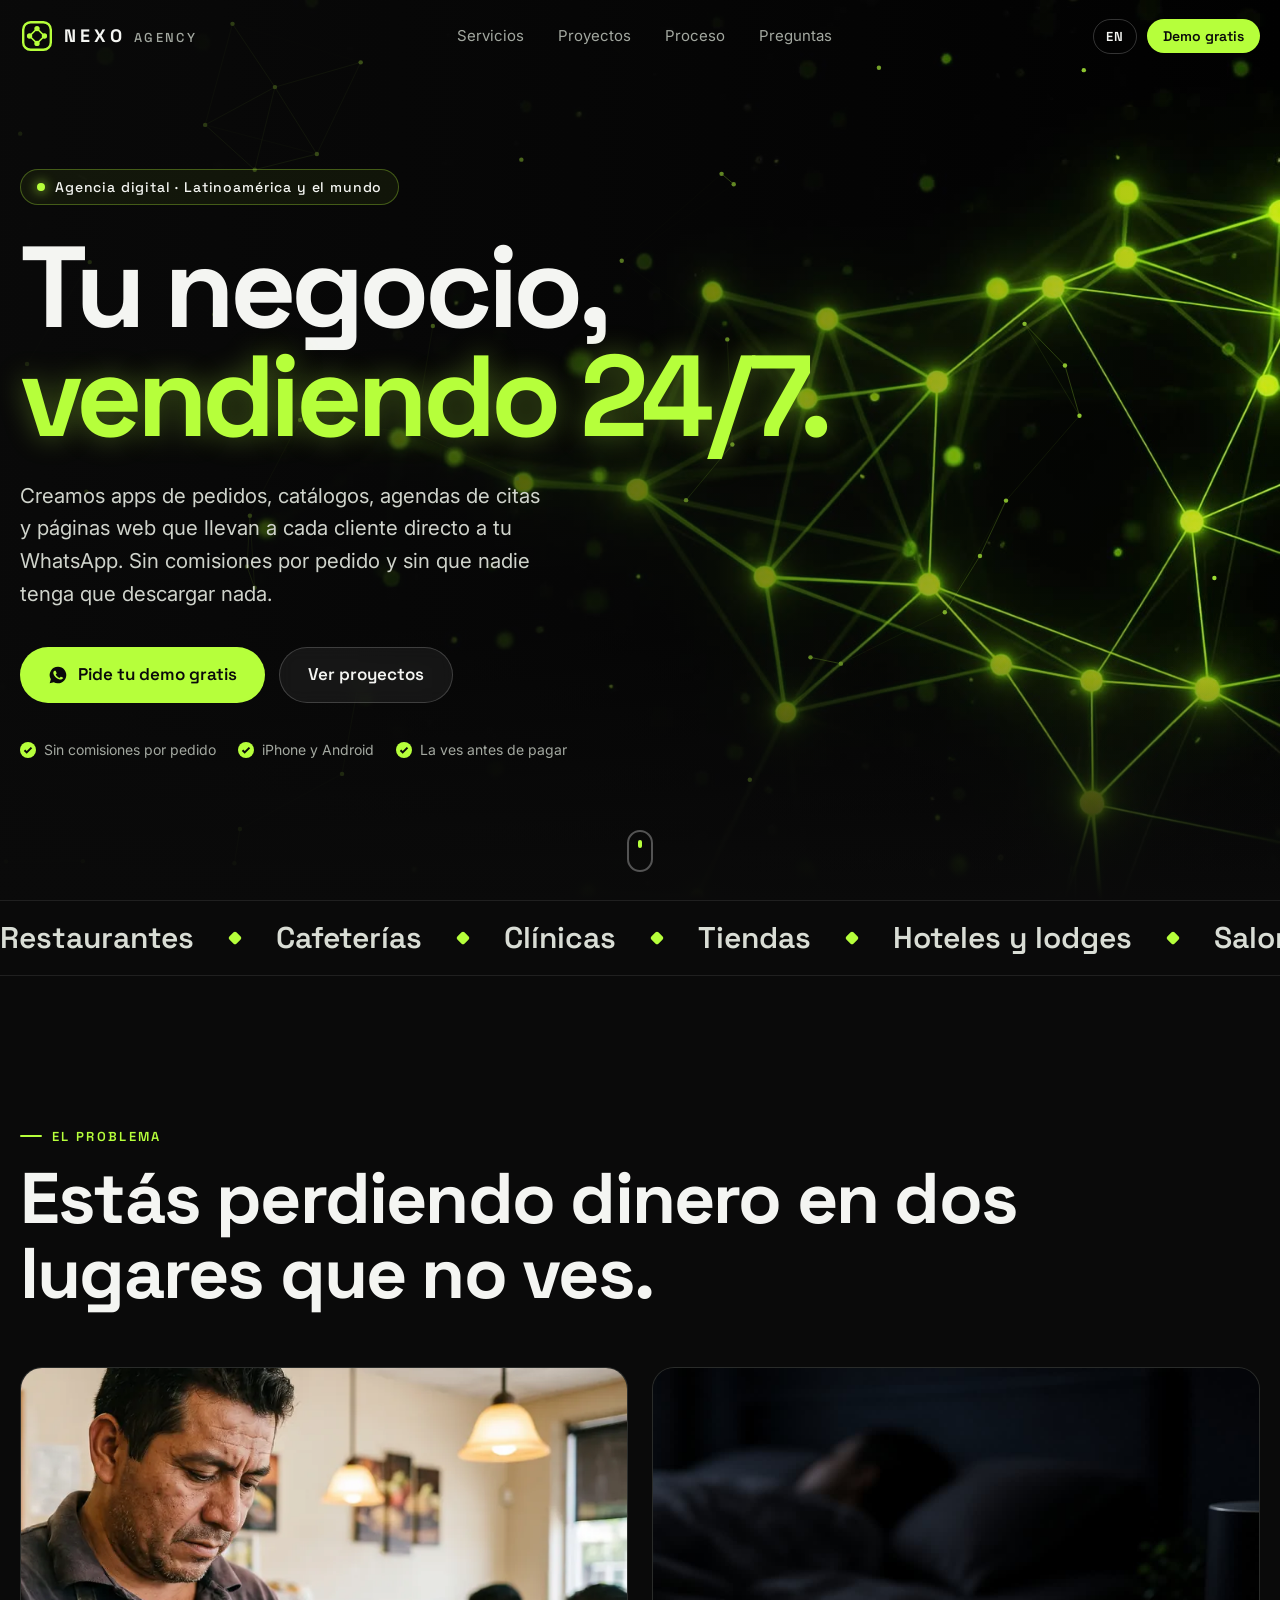
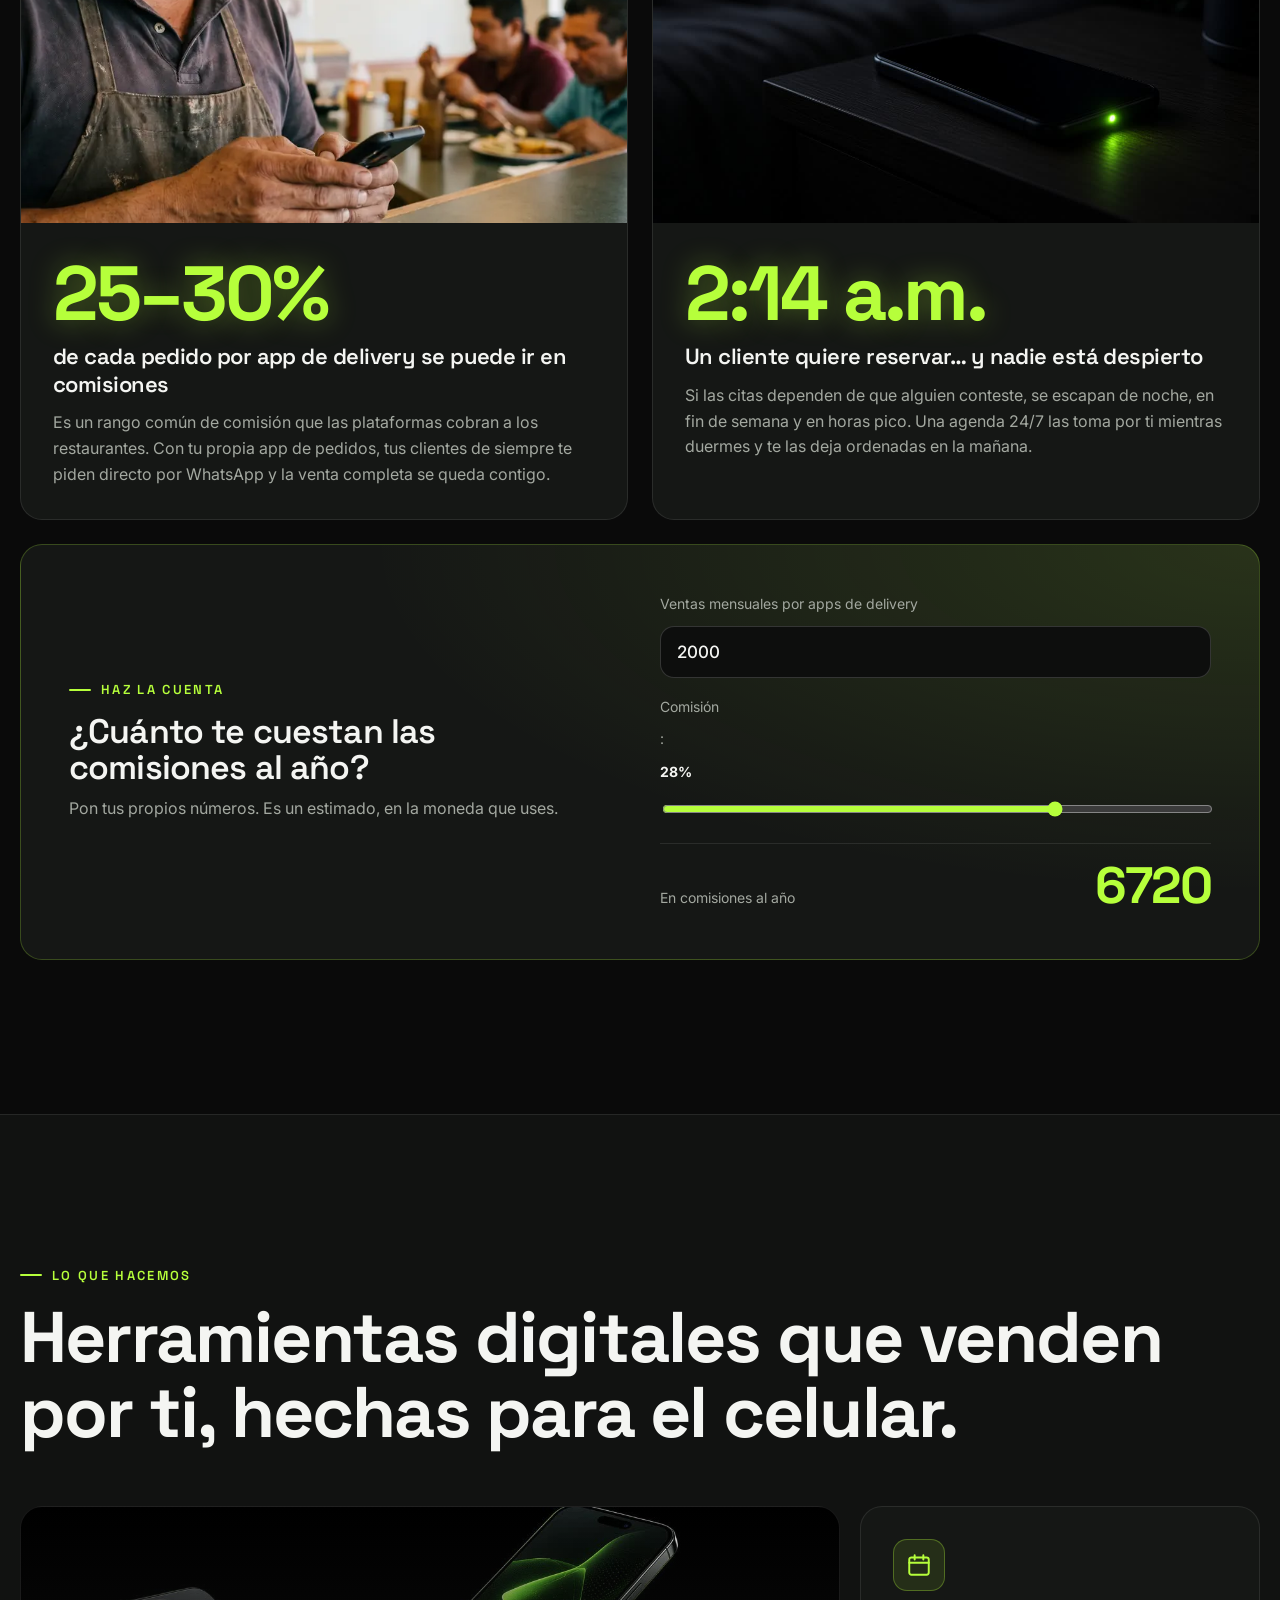
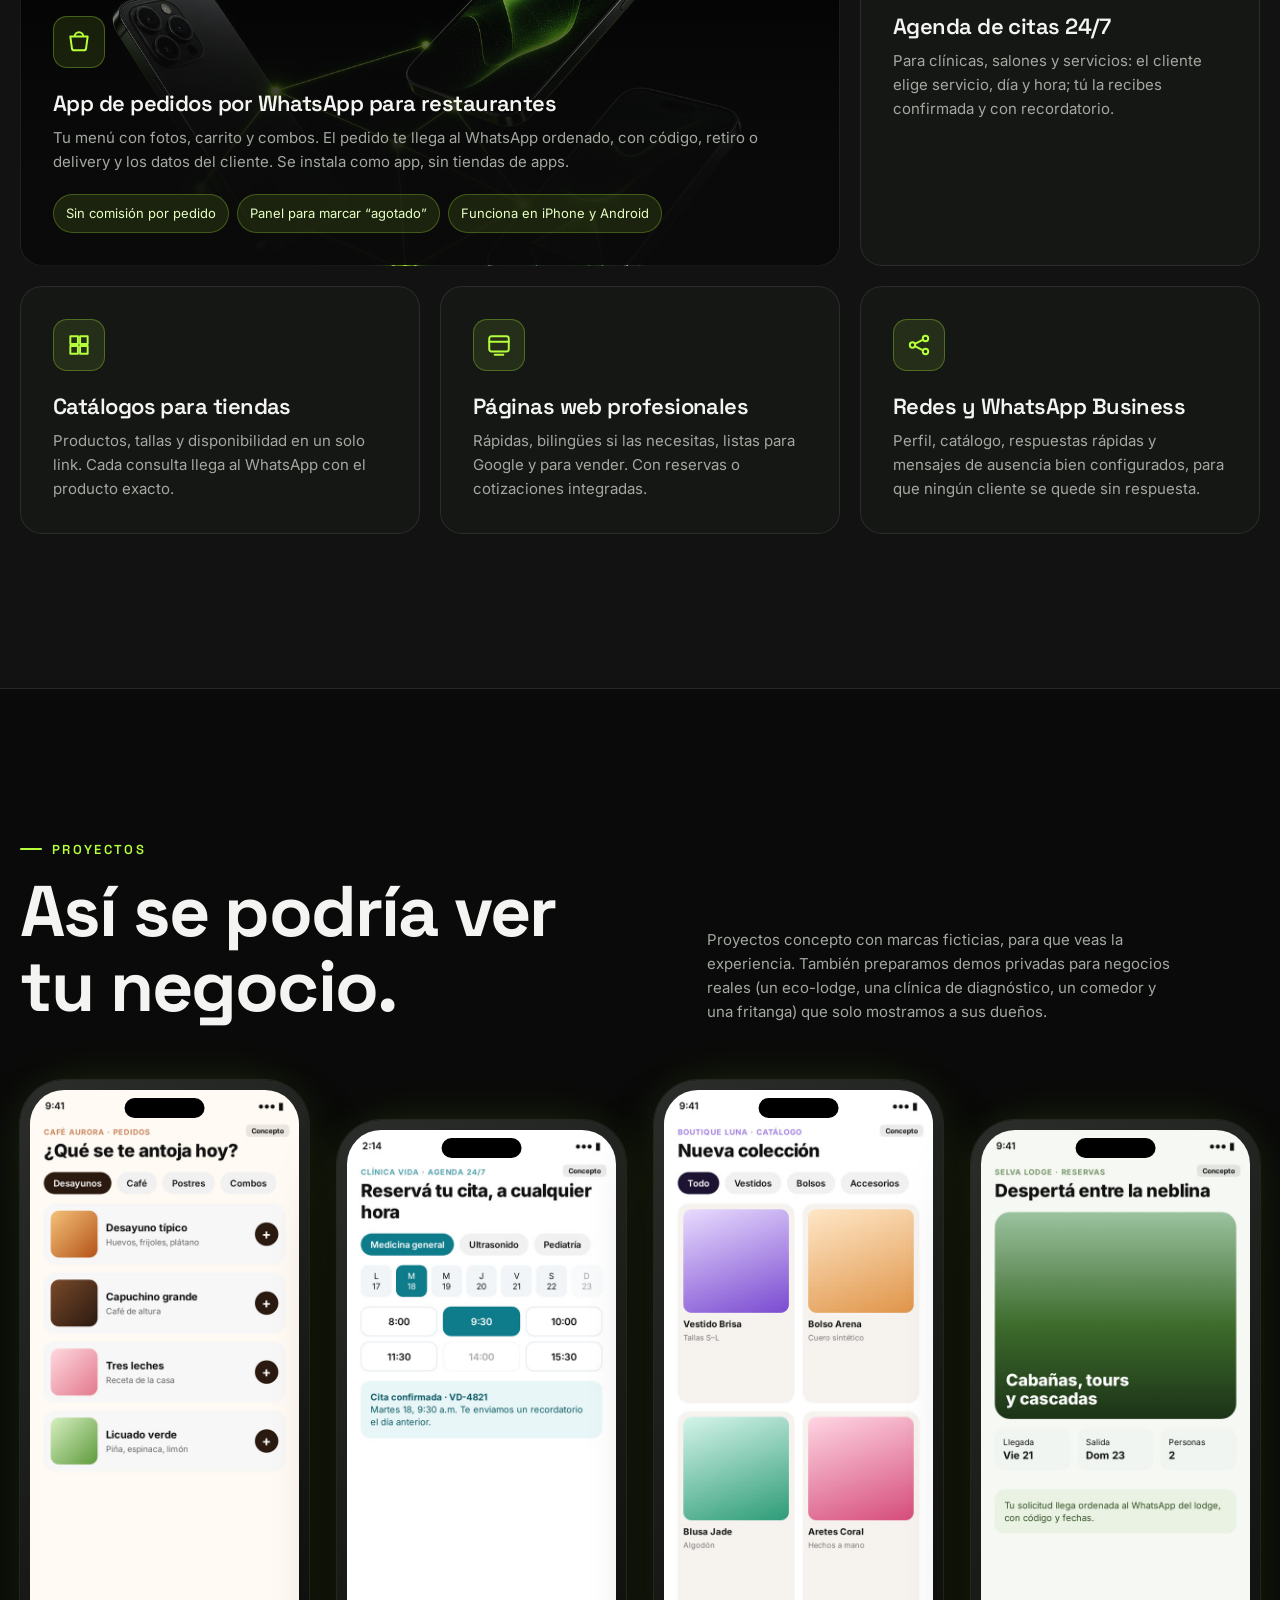
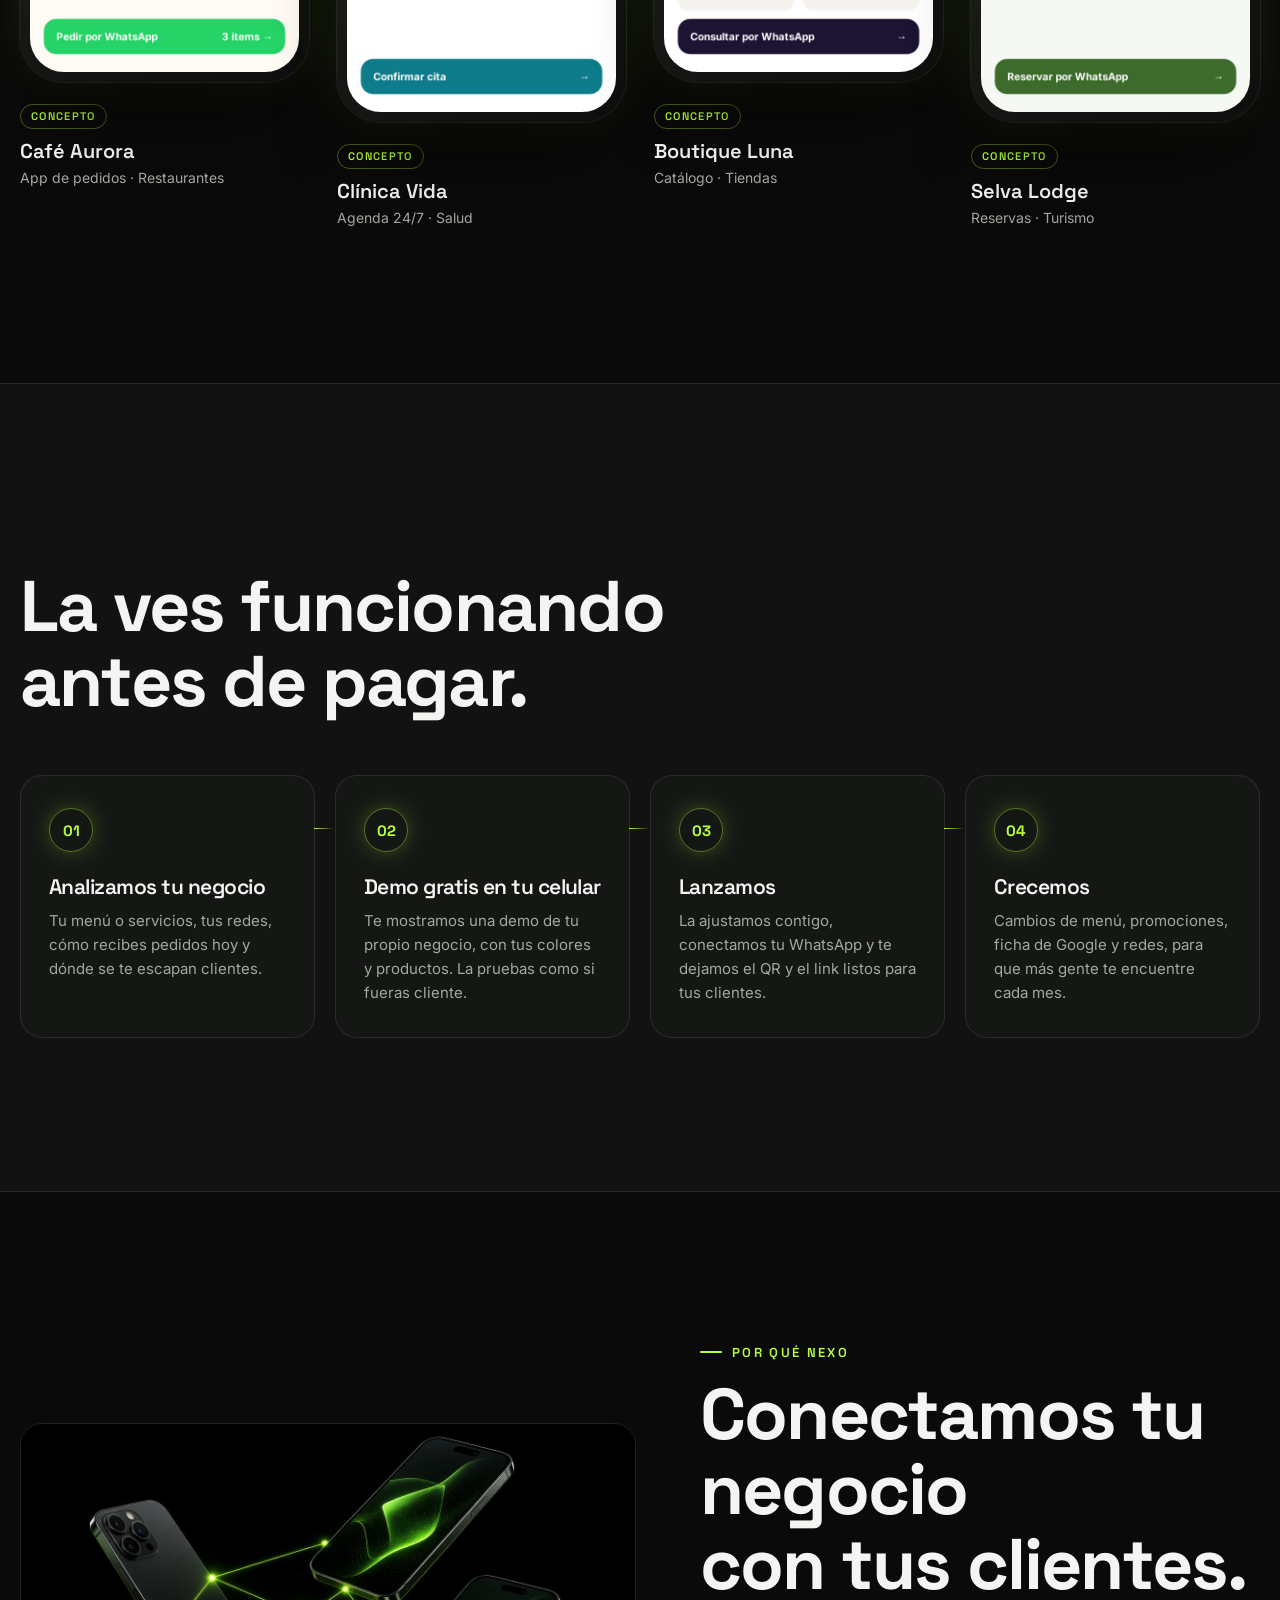
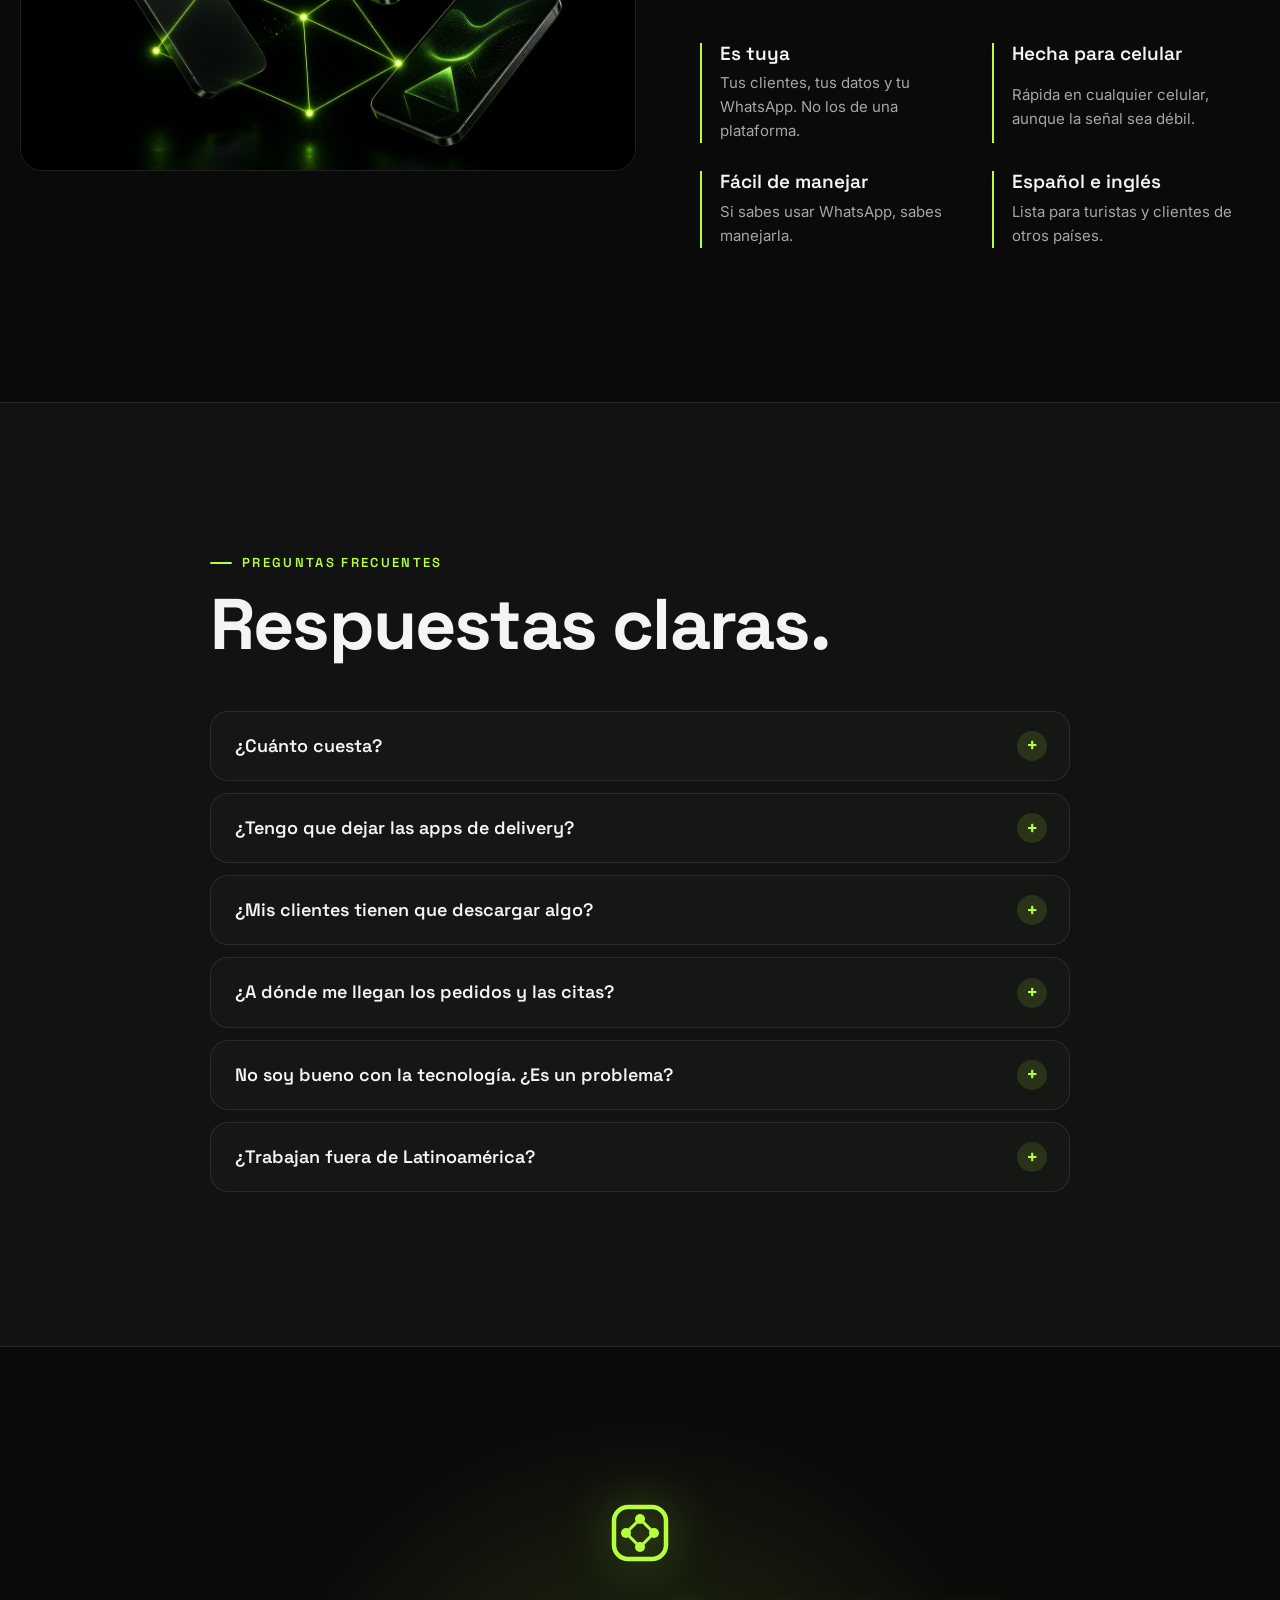
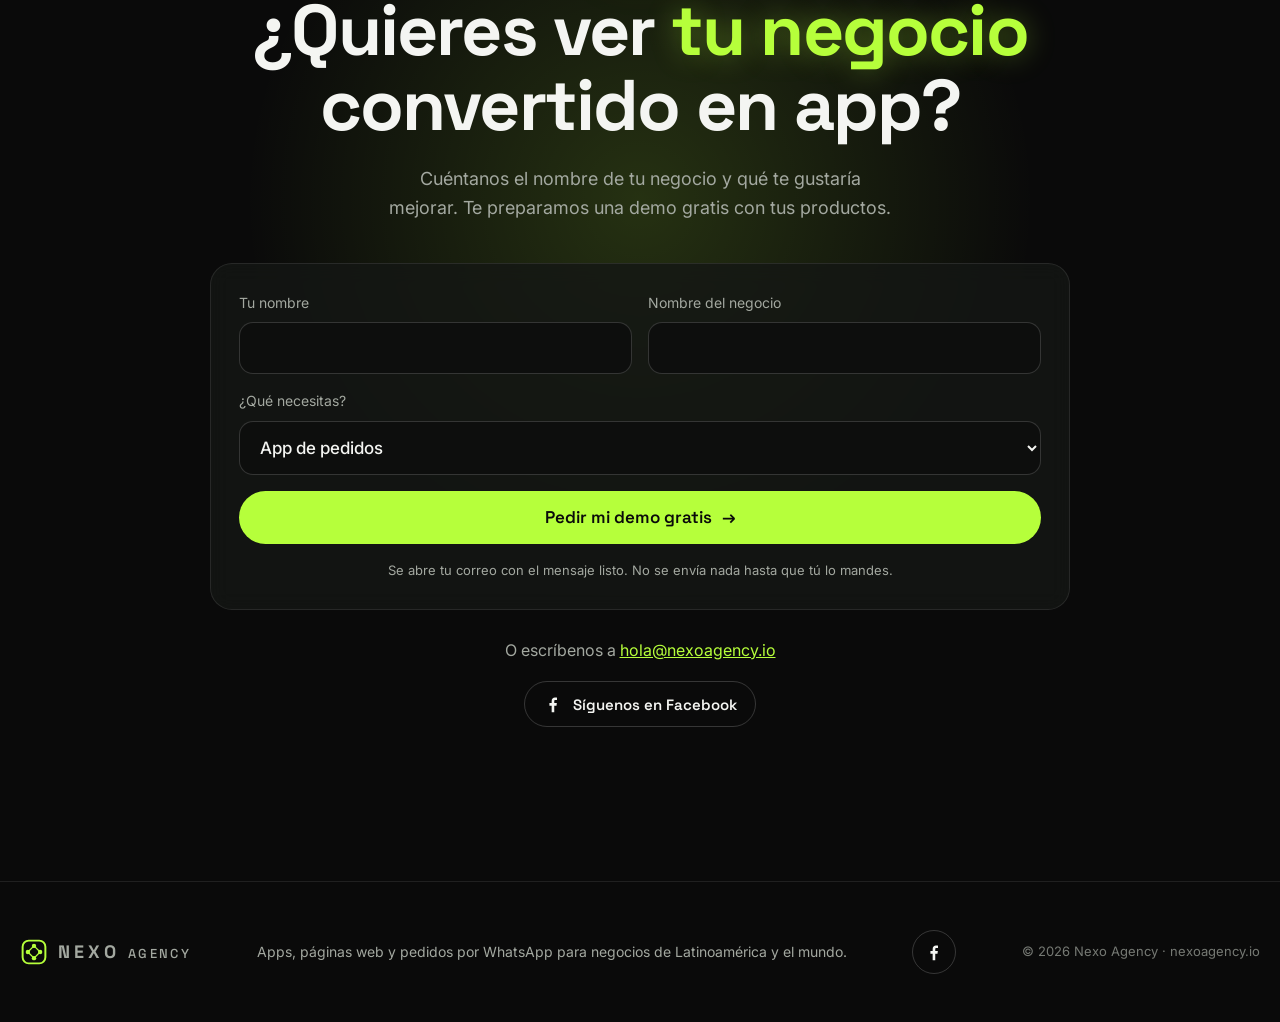
<file: index.html>
<!doctype html>
<html lang="es">
<head>
<meta charset="utf-8">
<meta name="viewport" content="width=device-width, initial-scale=1, viewport-fit=cover">
<title>Nexo Agency · Apps, páginas web y pedidos por WhatsApp para tu negocio</title>
<meta name="description" content="Nexo Agency crea apps de pedidos por WhatsApp, catálogos, agendas de citas 24/7 y páginas web profesionales para negocios de Latinoamérica y el mundo. Te mostramos una demo de tu propio negocio antes de pagar.">
<meta name="theme-color" content="#0A0A0A">
<link rel="canonical" href="https://chavalojodido-art.github.io/nexoagency/">
<meta property="og:type" content="website">
<meta property="og:site_name" content="Nexo Agency">
<meta property="og:title" content="Nexo Agency · Tu negocio vendiendo 24/7">
<meta property="og:description" content="Apps de pedidos por WhatsApp, agendas de citas 24/7 y páginas web profesionales. Demo de tu propio negocio antes de pagar.">
<meta property="og:url" content="https://chavalojodido-art.github.io/nexoagency/">
<meta property="og:image" content="https://chavalojodido-art.github.io/nexoagency/assets/og.jpg">
<meta property="og:image:width" content="1200"><meta property="og:image:height" content="630">
<meta property="og:locale" content="es_LA"><meta property="og:locale:alternate" content="en_US">
<meta name="twitter:card" content="summary_large_image">
<link rel="icon" href="favicon.svg" type="image/svg+xml">
<link rel="icon" href="assets/icons/icon-192.png" sizes="192x192" type="image/png">
<link rel="apple-touch-icon" href="assets/icons/apple-touch-icon.png">
<link rel="manifest" href="manifest.webmanifest">
<link rel="preconnect" href="https://fonts.googleapis.com"><link rel="preconnect" href="https://fonts.gstatic.com" crossorigin>
<link href="https://fonts.googleapis.com/css2?family=Inter:wght@400;500;600&family=Space+Grotesk:wght@500;600;700&display=swap" rel="stylesheet">
<link rel="preload" as="image" href="assets/media/hero-poster.jpg" media="(min-width: 768px)">
<link rel="preload" as="image" href="assets/media/hero-poster-movil.jpg" media="(max-width: 767px)">
<link rel="stylesheet" href="styles.css">
<script type="application/ld+json">
{"@context":"https://schema.org","@type":"ProfessionalService","name":"Nexo Agency","url":"https://chavalojodido-art.github.io/nexoagency/","logo":"https://chavalojodido-art.github.io/nexoagency/assets/icons/icon-512.png","image":"https://chavalojodido-art.github.io/nexoagency/assets/og.jpg","description":"Apps de pedidos por WhatsApp, catálogos, agendas de citas 24/7 y páginas web profesionales para negocios.","areaServed":["Latinoamérica","Worldwide"],"email":"hola@nexoagency.io","knowsLanguage":["es","en"],"sameAs":["https://www.facebook.com/profile.php?id=61596670710152"]}
</script>
</head>
<body>
<a class="skip" href="#main" data-en="Skip to content">Saltar al contenido</a>

<header class="nav" id="nav">
  <div class="wrap nav__in">
    <a href="#top" class="brand" aria-label="Nexo Agency, inicio" data-en-aria-label="Nexo Agency, home">
      <img src="assets/logo.svg" alt="" width="34" height="34"><span>NEXO<em>AGENCY</em></span>
    </a>
    <nav class="nav__links" aria-label="Principal" data-en-aria-label="Main">
      <a href="#servicios" data-en="Services">Servicios</a>
      <a href="#proyectos" data-en="Work">Proyectos</a>
      <a href="#proceso" data-en="Process">Proceso</a>
      <a href="#faq" data-en="FAQ">Preguntas</a>
    </nav>
    <div class="nav__cta">
      <button class="lang" id="lang" type="button" aria-label="Switch to English">EN</button>
      <a href="#contacto" class="btn btn--sm js-wa" data-en="Free demo">Demo gratis</a>
      <button class="burger" id="burger" type="button" aria-label="Abrir menú" data-en-aria-label="Open menu" aria-expanded="false" aria-controls="mnav"><span></span><span></span></button>
    </div>
  </div>
  <nav class="mnav" id="mnav" aria-label="Menú móvil" data-en-aria-label="Mobile menu" hidden>
    <a href="#servicios" data-en="Services">Servicios</a>
    <a href="#proyectos" data-en="Work">Proyectos</a>
    <a href="#proceso" data-en="Process">Proceso</a>
    <a href="#faq" data-en="FAQ">Preguntas</a>
    <a href="#contacto" class="btn js-wa" data-en="Get your free demo">Pide tu demo gratis</a>
  </nav>
</header>

<main id="main">
<!-- HERO -->
<section class="hero" id="top">
  <div class="hero__media" aria-hidden="true">
    <video id="heroVideo" muted loop playsinline preload="none" poster="assets/media/hero-poster.jpg"></video>
    <canvas id="heroCanvas"></canvas>
  </div>
  <div class="hero__shade" aria-hidden="true"></div>
  <div class="wrap hero__in">
    <p class="eyebrow reveal"><span class="dot"></span><span data-en="Digital agency · Latin America &amp; worldwide">Agencia digital · Latinoamérica y el mundo</span></p>
    <h1 class="hero__title reveal" data-en="Your business,<br><span class='neon'>selling 24/7.</span>">Tu negocio,<br><span class="neon">vendiendo 24/7.</span></h1>
    <p class="hero__sub reveal" data-en="We build ordering apps, catalogs, appointment booking and websites that send every customer straight to your WhatsApp. No per-order commissions, no app downloads.">Creamos apps de pedidos, catálogos, agendas de citas y páginas web que llevan a cada cliente directo a tu WhatsApp. Sin comisiones por pedido y sin que nadie tenga que descargar nada.</p>
    <div class="hero__ctas reveal">
      <a href="#contacto" class="btn btn--lg js-wa"><svg aria-hidden="true" viewBox="0 0 24 24"><path fill="currentColor" d="M12 2a10 10 0 0 0-8.6 15.1L2 22l5-1.3A10 10 0 1 0 12 2Zm5.3 14.2c-.2.6-1.3 1.2-1.8 1.2-.5.1-1 .2-3.3-.7-2.8-1.1-4.6-4-4.7-4.2-.1-.2-1.1-1.5-1.1-2.9s.7-2 1-2.3c.3-.3.6-.3.8-.3h.6c.2 0 .4 0 .6.5l.9 2.1c.1.2.1.4 0 .6l-.4.6-.4.4c-.1.1-.3.3-.1.6.2.3.8 1.3 1.7 2.1 1.2 1 2.1 1.4 2.4 1.5.3.1.5.1.6-.1l.9-1c.2-.3.4-.2.6-.1l2 .9c.3.1.5.2.5.3.1.2.1.7-.1 1.3Z"/></svg><span data-en="Get your free demo">Pide tu demo gratis</span></a>
      <a href="#proyectos" class="btn btn--ghost btn--lg" data-en="See our work">Ver proyectos</a>
    </div>
    <ul class="hero__chips reveal" role="list">
      <li data-en="No per-order commissions">Sin comisiones por pedido</li>
      <li data-en="iPhone &amp; Android">iPhone y Android</li>
      <li data-en="See it before you pay">La ves antes de pagar</li>
    </ul>
  </div>
  <a href="#problema" class="hero__scroll" aria-label="Bajar" data-en-aria-label="Scroll down"><span></span></a>
</section>

<!-- MARQUEE -->
<div class="marquee" aria-hidden="true"><div class="marquee__track">
  <span>Restaurantes</span><i></i><span>Cafeterías</span><i></i><span>Clínicas</span><i></i><span>Tiendas</span><i></i><span>Hoteles y lodges</span><i></i><span>Salones de belleza</span><i></i><span>Talleres</span><i></i><span>Consultorios</span><i></i>
  <span>Restaurantes</span><i></i><span>Cafeterías</span><i></i><span>Clínicas</span><i></i><span>Tiendas</span><i></i><span>Hoteles y lodges</span><i></i><span>Salones de belleza</span><i></i><span>Talleres</span><i></i><span>Consultorios</span><i></i>
</div></div>

<!-- PROBLEMA -->
<section class="sec" id="problema">
  <div class="wrap">
    <p class="kicker reveal" data-en="The problem">El problema</p>
    <h2 class="h2 reveal" data-en="You're losing money in two places you can't see.">Estás perdiendo dinero en dos lugares que no ves.</h2>
    <div class="pain">
      <article class="pain__card reveal">
        <figure class="pain__img pain__img--dueno"><picture><source type="image/webp" srcset="assets/img/dueno-800.webp 800w, assets/img/dueno-1600.webp 1600w" sizes="(max-width: 860px) calc(100vw - 40px), 620px"><img src="assets/img/dueno-1600.jpg" srcset="assets/img/dueno-800.jpg 800w, assets/img/dueno-1600.jpg 1600w" sizes="(max-width: 860px) calc(100vw - 40px), 620px" alt="Dueño de un restaurante con delantal revisando pedidos en su celular detrás del mostrador" data-en-alt="Restaurant owner in an apron checking orders on his phone behind the counter" width="1600" height="1272" loading="lazy" decoding="async"></picture></figure>
        <div class="pain__body">
          <p class="big"><span class="neon">25–30%</span></p>
          <h3 data-en="of every delivery-app order can go to commissions">de cada pedido por app de delivery se puede ir en comisiones</h3>
          <p data-en="Delivery platforms commonly charge restaurants commissions in that range. Your own ordering app sends regulars straight to your WhatsApp: the sale stays with you.">Es un rango común de comisión que las plataformas cobran a los restaurantes. Con tu propia app de pedidos, tus clientes de siempre te piden directo por WhatsApp y la venta completa se queda contigo.</p>
        </div>
      </article>
      <article class="pain__card reveal">
        <figure class="pain__img"><img src="assets/img/noche.jpg" alt="Celular con una notificación verde sobre la mesa de noche mientras su dueño duerme" data-en-alt="Phone with a green notification on the nightstand while its owner sleeps" width="1024" height="768" loading="lazy" decoding="async"></figure>
        <div class="pain__body">
          <p class="big"><span class="neon">2:14 a.m.</span></p>
          <h3 data-en="A customer wants to book… and nobody is awake">Un cliente quiere reservar… y nadie está despierto</h3>
          <p data-en="If booking depends on someone answering the phone, appointments slip away at night, on weekends and at rush hour. A 24/7 booking system takes them while you sleep.">Si las citas dependen de que alguien conteste, se escapan de noche, en fin de semana y en horas pico. Una agenda 24/7 las toma por ti mientras duermes y te las deja ordenadas en la mañana.</p>
        </div>
      </article>
    </div>

    <!-- calculadora -->
    <div class="calc reveal" id="calculadora">
      <div class="calc__txt">
        <p class="kicker" data-en="Do the math">Haz la cuenta</p>
        <h3 class="h3" data-en="How much do commissions cost you per year?">¿Cuánto te cuestan las comisiones al año?</h3>
        <p class="muted" data-en="Enter your own numbers. It's an estimate, in whatever currency you use.">Pon tus propios números. Es un estimado, en la moneda que uses.</p>
      </div>
      <div class="calc__form">
        <label for="ventas"><span data-en="Monthly sales through delivery apps">Ventas mensuales por apps de delivery</span>
          <input id="ventas" type="number" inputmode="numeric" min="0" step="100" value="2000"></label>
        <label for="pct"><span data-en="Commission">Comisión</span>: <b id="pctOut">28%</b>
          <input id="pct" type="range" min="10" max="35" value="28"></label>
        <div class="calc__out" aria-live="polite">
          <span data-en="In commissions per year">En comisiones al año</span>
          <strong id="anual">6,720</strong>
        </div>
      </div>
    </div>
  </div>
</section>

<!-- SERVICIOS -->
<section class="sec sec--alt" id="servicios">
  <div class="wrap">
    <p class="kicker reveal" data-en="What we build">Lo que hacemos</p>
    <h2 class="h2 reveal" data-en="Digital tools that sell for you, made for the phone.">Herramientas digitales que venden por ti, hechas para el celular.</h2>
    <div class="svc">
      <article class="svc__card svc__card--wide reveal">
        <div class="svc__icon" aria-hidden="true"><svg viewBox="0 0 24 24"><path d="M4 7h16l-1.5 11a2 2 0 0 1-2 1.7H7.5a2 2 0 0 1-2-1.7L4 7Zm4 0a4 4 0 0 1 8 0"/></svg></div>
        <h3 data-en="WhatsApp ordering app for restaurants">App de pedidos por WhatsApp para restaurantes</h3>
        <p data-en="Your menu with photos, cart and combos. The order reaches your WhatsApp neat and complete, with a code, pickup or delivery, and the customer's details. It installs like an app, without app stores.">Tu menú con fotos, carrito y combos. El pedido te llega al WhatsApp ordenado, con código, retiro o delivery y los datos del cliente. Se instala como app, sin tiendas de apps.</p>
        <ul class="ticks"><li data-en="No per-order commissions">Sin comisión por pedido</li><li data-en="Owner panel to mark items sold out">Panel para marcar “agotado”</li><li data-en="Works on iPhone and Android">Funciona en iPhone y Android</li></ul>
      </article>
      <article class="svc__card reveal">
        <div class="svc__icon" aria-hidden="true"><svg viewBox="0 0 24 24"><rect x="3" y="5" width="18" height="16" rx="2"/><path d="M3 10h18M8 3v4m8-4v4"/></svg></div>
        <h3 data-en="24/7 appointment booking">Agenda de citas 24/7</h3>
        <p data-en="For clinics, salons and services: customers pick service, day and time; you get it confirmed with reminders.">Para clínicas, salones y servicios: el cliente elige servicio, día y hora; tú la recibes confirmada y con recordatorio.</p>
      </article>
      <article class="svc__card reveal">
        <div class="svc__icon" aria-hidden="true"><svg viewBox="0 0 24 24"><path d="M4 4h7v7H4zM13 4h7v7h-7zM4 13h7v7H4zM13 13h7v7h-7z"/></svg></div>
        <h3 data-en="Catalogs for stores">Catálogos para tiendas</h3>
        <p data-en="Products, sizes and availability in one link. Every inquiry arrives on WhatsApp with the exact product.">Productos, tallas y disponibilidad en un solo link. Cada consulta llega al WhatsApp con el producto exacto.</p>
      </article>
      <article class="svc__card reveal">
        <div class="svc__icon" aria-hidden="true"><svg viewBox="0 0 24 24"><rect x="3" y="4" width="18" height="14" rx="2"/><path d="M3 9h18M8 21h8"/></svg></div>
        <h3 data-en="Professional websites">Páginas web profesionales</h3>
        <p data-en="Fast, bilingual if you need it, ready for Google and for selling. With bookings or quotes built in.">Rápidas, bilingües si las necesitas, listas para Google y para vender. Con reservas o cotizaciones integradas.</p>
      </article>
      <article class="svc__card reveal">
        <div class="svc__icon" aria-hidden="true"><svg viewBox="0 0 24 24"><circle cx="6" cy="12" r="2.5"/><circle cx="18" cy="6" r="2.5"/><circle cx="18" cy="18" r="2.5"/><path d="m8.2 10.9 7.6-3.8m-7.6 6 7.6 3.8"/></svg></div>
        <h3 data-en="Social media &amp; WhatsApp Business">Redes y WhatsApp Business</h3>
        <p data-en="Profile, catalog, quick replies and away messages set up properly, so no customer goes unanswered.">Perfil, catálogo, respuestas rápidas y mensajes de ausencia bien configurados, para que ningún cliente se quede sin respuesta.</p>
      </article>
    </div>
  </div>
</section>

<!-- PROYECTOS -->
<section class="sec" id="proyectos">
  <div class="wrap">
    <div class="sec__head">
      <div>
        <p class="kicker reveal" data-en="Work">Proyectos</p>
        <h2 class="h2 reveal" data-en="This is what your business<br>could look like.">Así se podría ver<br>tu negocio.</h2>
      </div>
      <p class="muted reveal sec__note" data-en="Concept projects with fictional brands, so you can see the experience. We also build private demos for real businesses (an eco-lodge, a diagnostic clinic, a diner and a grill house) that we only show to their owners.">Proyectos concepto con marcas ficticias, para que veas la experiencia. También preparamos demos privadas para negocios reales (un eco-lodge, una clínica de diagnóstico, un comedor y una fritanga) que solo mostramos a sus dueños.</p>
    </div>
    <div class="phones">
      <figure class="phone reveal">
        <div class="phone__frame"><img src="assets/img/app-cafe.jpg" data-en-src="assets/img/app-cafe-en.jpg" alt="Pantalla de app de pedidos de la cafetería ficticia Café Aurora" data-en-alt="Ordering app screen for the fictional coffee shop Café Aurora" width="560" height="1212" loading="lazy" decoding="async"></div>
        <figcaption><span class="pill" data-en="Concept">Concepto</span><b>Café Aurora</b><span data-en="Ordering app · Restaurants">App de pedidos · Restaurantes</span></figcaption>
      </figure>
      <figure class="phone reveal">
        <div class="phone__frame"><img src="assets/img/app-clinica.jpg" data-en-src="assets/img/app-clinica-en.jpg" alt="Pantalla de agenda de citas de la clínica ficticia Clínica Vida" data-en-alt="Appointment booking screen for the fictional clinic Clínica Vida" width="560" height="1212" loading="lazy" decoding="async"></div>
        <figcaption><span class="pill" data-en="Concept">Concepto</span><b>Clínica Vida</b><span data-en="24/7 booking · Health">Agenda 24/7 · Salud</span></figcaption>
      </figure>
      <figure class="phone reveal">
        <div class="phone__frame"><img src="assets/img/app-tienda.jpg" data-en-src="assets/img/app-tienda-en.jpg" alt="Pantalla de catálogo de la tienda ficticia Boutique Luna" data-en-alt="Catalog screen for the fictional store Boutique Luna" width="560" height="1212" loading="lazy" decoding="async"></div>
        <figcaption><span class="pill" data-en="Concept">Concepto</span><b>Boutique Luna</b><span data-en="Catalog · Retail">Catálogo · Tiendas</span></figcaption>
      </figure>
      <figure class="phone reveal">
        <div class="phone__frame"><img src="assets/img/app-lodge.jpg" data-en-src="assets/img/app-lodge-en.jpg" alt="Pantalla de reservas del alojamiento ficticio Selva Lodge" data-en-alt="Booking screen for the fictional lodge Selva Lodge" width="560" height="1212" loading="lazy" decoding="async"></div>
        <figcaption><span class="pill" data-en="Concept">Concepto</span><b>Selva Lodge</b><span data-en="Bookings · Tourism">Reservas · Turismo</span></figcaption>
      </figure>
    </div>
  </div>
</section>

<!-- PROCESO -->
<section class="sec sec--alt" id="proceso">
  <div class="wrap">
    <p class="kicker reveal" data-en="How it works">Cómo trabajamos</p>
    <h2 class="h2 reveal" data-en="You see it working<br>before you pay.">La ves funcionando<br>antes de pagar.</h2>
    <ol class="steps">
      <li class="step reveal"><span class="step__n">01</span><h3 data-en="We study your business">Analizamos tu negocio</h3><p data-en="Your menu or services, your social media, how you take orders today and where you lose customers.">Tu menú o servicios, tus redes, cómo recibes pedidos hoy y dónde se te escapan clientes.</p></li>
      <li class="step reveal"><span class="step__n">02</span><h3 data-en="Free demo on your phone">Demo gratis en tu celular</h3><p data-en="We show you a demo of your own business, with your colors and products. Try it like a customer would.">Te mostramos una demo de tu propio negocio, con tus colores y productos. La pruebas como si fueras cliente.</p></li>
      <li class="step reveal"><span class="step__n">03</span><h3 data-en="We launch">Lanzamos</h3><p data-en="We adjust it with you, connect your WhatsApp and leave a QR and link ready for your customers.">La ajustamos contigo, conectamos tu WhatsApp y te dejamos el QR y el link listos para tus clientes.</p></li>
      <li class="step reveal"><span class="step__n">04</span><h3 data-en="We grow">Crecemos</h3><p data-en="Menu changes, promotions, Google profile and social media, so more people find you every month.">Cambios de menú, promociones, ficha de Google y redes, para que más gente te encuentre cada mes.</p></li>
    </ol>
  </div>
</section>

<!-- POR QUÉ -->
<section class="sec why">
  <div class="wrap why__in">
    <figure class="why__img reveal"><img src="assets/img/telefonos.jpg" alt="Tres teléfonos conectados por una red de líneas verde neón" data-en-alt="Three phones connected by a network of neon green lines" width="1024" height="576" loading="lazy" decoding="async"></figure>
    <div>
      <p class="kicker reveal" data-en="Why Nexo">Por qué Nexo</p>
      <h2 class="h2 reveal" data-en="We connect your business<br>with your customers.">Conectamos tu negocio<br>con tus clientes.</h2>
      <ul class="why__list">
        <li class="reveal"><b data-en="It's yours">Es tuya</b><span data-en="Your customers, your data, your WhatsApp. Not a platform's.">Tus clientes, tus datos y tu WhatsApp. No los de una plataforma.</span></li>
        <li class="reveal"><b data-en="Built for phones">Hecha para celular</b><span data-en="Fast on any phone, even with weak signal.">Rápida en cualquier celular, aunque la señal sea débil.</span></li>
        <li class="reveal"><b data-en="Simple to run">Fácil de manejar</b><span data-en="If you can use WhatsApp, you can run it.">Si sabes usar WhatsApp, sabes manejarla.</span></li>
        <li class="reveal"><b data-en="Spanish &amp; English">Español e inglés</b><span data-en="Ready for tourists and customers abroad.">Lista para turistas y clientes de otros países.</span></li>
      </ul>
    </div>
  </div>
</section>

<!-- FAQ -->
<section class="sec sec--alt" id="faq">
  <div class="wrap wrap--narrow">
    <p class="kicker reveal" data-en="FAQ">Preguntas frecuentes</p>
    <h2 class="h2 reveal" data-en="Clear answers.">Respuestas claras.</h2>
    <div class="faq">
      <details class="reveal"><summary data-en="How much does it cost?">¿Cuánto cuesta?</summary><p data-en="Each business is different, so we quote to fit. First we show you the free demo; you only decide once you've seen it working.">Cada negocio es distinto, así que hacemos una cotización a la medida. Primero te mostramos la demo gratis y decides solo después de verla funcionando.</p></details>
      <details class="reveal"><summary data-en="Do I have to leave delivery apps?">¿Tengo que dejar las apps de delivery?</summary><p data-en="No. Your app complements them: your regulars order directly and you stop paying commission on those orders.">No. Tu app las complementa: tus clientes de siempre te piden directo y dejas de pagar comisión por esos pedidos.</p></details>
      <details class="reveal"><summary data-en="Do my customers need to download anything?">¿Mis clientes tienen que descargar algo?</summary><p data-en="No. They open a link or scan a QR. If they want, they can add it to their home screen like an app (it's a PWA). Works on iPhone and Android.">No. Abren un link o escanean un QR. Si quieren, la agregan a la pantalla de inicio como una app (es una PWA). Funciona en iPhone y Android.</p></details>
      <details class="reveal"><summary data-en="Where do orders and appointments arrive?">¿A dónde me llegan los pedidos y las citas?</summary><p data-en="To your WhatsApp, as a neat message with a code and all the details. No new system to learn.">A tu WhatsApp, como un mensaje ordenado con código y todos los datos. No tienes que aprender un sistema nuevo.</p></details>
      <details class="reveal"><summary data-en="I'm not good with technology. Is that a problem?">No soy bueno con la tecnología. ¿Es un problema?</summary><p data-en="Not at all. We set everything up and show you step by step. Day to day, you just answer WhatsApp like always.">Para nada. Nosotros dejamos todo listo y te lo enseñamos paso a paso. En el día a día solo respondes WhatsApp como siempre.</p></details>
      <details class="reveal"><summary data-en="Do you work outside Latin America?">¿Trabajan fuera de Latinoamérica?</summary><p data-en="Yes. We work remotely, in Spanish and English.">Sí. Trabajamos a distancia, en español y en inglés.</p></details>
    </div>
  </div>
</section>

<!-- CONTACTO -->
<section class="sec cta" id="contacto">
  <div class="cta__glow" aria-hidden="true"></div>
  <div class="wrap wrap--narrow cta__in">
    <img src="assets/logo.svg" alt="" width="64" height="64" class="cta__logo reveal">
    <h2 class="h2 reveal" data-en="Want to see <span class='neon'>your business</span><br>as an app?">¿Quieres ver <span class="neon">tu negocio</span><br>convertido en app?</h2>
    <p class="muted reveal" data-en="Tell us your business name and what you want to improve. We'll prepare a free demo with your products.">Cuéntanos el nombre de tu negocio y qué te gustaría mejorar. Te preparamos una demo gratis con tus productos.</p>
    <form class="form reveal" id="leadForm" novalidate>
      <label><span data-en="Your name">Tu nombre</span><input name="nombre" autocomplete="name" required></label>
      <label><span data-en="Business name">Nombre del negocio</span><input name="negocio" autocomplete="organization" required></label>
      <label class="full"><span data-en="What do you need?">¿Qué necesitas?</span>
        <select name="necesidad">
          <option value="App de pedidos" data-en="Ordering app">App de pedidos</option>
          <option value="Agenda de citas 24/7" data-en="24/7 booking">Agenda de citas 24/7</option>
          <option value="Catálogo" data-en="Catalog">Catálogo</option>
          <option value="Página web" data-en="Website">Página web</option>
          <option value="Redes y WhatsApp Business" data-en="Social media &amp; WhatsApp Business">Redes y WhatsApp Business</option>
          <option value="No sé, quiero asesoría" data-en="Not sure, I'd like advice">No sé, quiero asesoría</option>
        </select></label>
      <button class="btn btn--lg full" type="submit"><span data-en="Request my free demo">Pedir mi demo gratis</span> →</button>
      <p class="form__hint full" id="formHint" data-en="It opens WhatsApp with your message ready. Nothing is sent until you tap send.">Se abre WhatsApp con tu mensaje listo. No se envía nada hasta que tú lo mandes.</p>
    </form>
    <p class="cta__mail reveal"><span data-en="Or write to">O escríbenos a</span> <a href="mailto:hola@nexoagency.io">hola@nexoagency.io</a></p>
    <p class="social reveal"><a class="social__fb" href="https://www.facebook.com/profile.php?id=61596670710152" target="_blank" rel="noopener" aria-label="Nexo Agency en Facebook (se abre en una pestaña nueva)" data-en-aria-label="Nexo Agency on Facebook (opens in a new tab)"><svg aria-hidden="true" viewBox="0 0 24 24" width="20" height="20"><path fill="currentColor" d="M13.5 22v-8h2.7l.4-3.2h-3.1V8.8c0-.9.3-1.5 1.6-1.5h1.7V4.4c-.3 0-1.3-.1-2.4-.1-2.4 0-4 1.5-4 4.1v2.4H7.7V14h2.7v8h3.1Z"/></svg><span data-en="Follow us on Facebook">Síguenos en Facebook</span></a></p>
  </div>
</section>
</main>

<footer class="foot">
  <div class="wrap foot__in">
    <a href="#top" class="brand" aria-label="Nexo Agency, volver arriba" data-en-aria-label="Nexo Agency, back to top"><img src="assets/logo.svg" alt="" width="28" height="28"><span>NEXO<em>AGENCY</em></span></a>
    <p data-en="Apps, websites and WhatsApp ordering for businesses in Latin America and worldwide.">Apps, páginas web y pedidos por WhatsApp para negocios de Latinoamérica y el mundo.</p>
    <a class="social__icon" href="https://www.facebook.com/profile.php?id=61596670710152" target="_blank" rel="noopener" aria-label="Nexo Agency en Facebook (se abre en una pestaña nueva)" data-en-aria-label="Nexo Agency on Facebook (opens in a new tab)"><svg aria-hidden="true" viewBox="0 0 24 24" width="20" height="20"><path fill="currentColor" d="M13.5 22v-8h2.7l.4-3.2h-3.1V8.8c0-.9.3-1.5 1.6-1.5h1.7V4.4c-.3 0-1.3-.1-2.4-.1-2.4 0-4 1.5-4 4.1v2.4H7.7V14h2.7v8h3.1Z"/></svg></a>
    <p class="foot__small">© <span id="yr">2026</span> Nexo Agency · nexoagency.io</p>
  </div>
</footer>

<a href="#contacto" class="fab js-wa" aria-label="Escríbenos por WhatsApp" data-en-aria-label="Message us on WhatsApp"><svg aria-hidden="true" viewBox="0 0 24 24"><path fill="currentColor" d="M12 2a10 10 0 0 0-8.6 15.1L2 22l5-1.3A10 10 0 1 0 12 2Zm5.3 14.2c-.2.6-1.3 1.2-1.8 1.2-.5.1-1 .2-3.3-.7-2.8-1.1-4.6-4-4.7-4.2-.1-.2-1.1-1.5-1.1-2.9s.7-2 1-2.3c.3-.3.6-.3.8-.3h.6c.2 0 .4 0 .6.5l.9 2.1c.1.2.1.4 0 .6l-.4.6-.4.4c-.1.1-.3.3-.1.6.2.3.8 1.3 1.7 2.1 1.2 1 2.1 1.4 2.4 1.5.3.1.5.1.6-.1l.9-1c.2-.3.4-.2.6-.1l2 .9c.3.1.5.2.5.3.1.2.1.7-.1 1.3Z"/></svg></a>

<script src="main.js" defer></script>
</body>
</html>
</file>
<file: styles.css>
:root{--bg:#0A0A0A;--bg2:#111211;--card:#151715;--line:rgba(255,255,255,.09);--txt:#F4F5F2;--mut:#A3A8A0;--neon:#B6FF3B;--neon2:#8BE000;--r:22px;--fh:"Space Grotesk",system-ui,sans-serif;--fb:"Inter",system-ui,sans-serif}
*{box-sizing:border-box}html{scroll-behavior:smooth;-webkit-text-size-adjust:100%}
body{margin:0;background:var(--bg);color:var(--txt);font:400 16px/1.6 var(--fb);-webkit-font-smoothing:antialiased;overflow-x:hidden}
img,video{max-width:100%;display:block}img{height:auto}a{color:inherit}
h1,h2,h3{font-family:var(--fh);margin:0;letter-spacing:-.025em;line-height:1.05}
p{margin:0}
.wrap{width:min(1240px,100% - 40px);margin-inline:auto}.wrap--narrow{width:min(860px,100% - 40px)}
.skip{position:absolute;left:-999px;top:8px;z-index:99;background:var(--neon);color:#000;padding:8px 14px;border-radius:8px}.skip:focus{left:8px}
:focus-visible{outline:2px solid var(--neon);outline-offset:3px;border-radius:6px}
.neon{color:var(--neon);text-shadow:0 0 28px rgba(182,255,59,.35)}
.muted{color:var(--mut)}
.kicker{font:600 13px/1 var(--fh);letter-spacing:.18em;text-transform:uppercase;color:var(--neon);margin-bottom:18px;display:flex;align-items:center;gap:10px}
.kicker::before{content:"";width:22px;height:2px;background:var(--neon);border-radius:2px}
.h2{font-size:clamp(34px,5.6vw,72px);font-weight:700}
.h3{font-size:clamp(24px,3vw,34px);font-weight:600;margin-bottom:10px}
/* buttons */
.btn{display:inline-flex;align-items:center;justify-content:center;gap:10px;background:var(--neon);color:#0A0A0A;font:600 15px/1 var(--fh);text-decoration:none;padding:14px 22px;border-radius:999px;border:0;cursor:pointer;transition:transform .2s,box-shadow .2s,background .2s;box-shadow:0 0 0 0 rgba(182,255,59,.0)}
.btn:hover{transform:translateY(-2px);box-shadow:0 10px 40px -8px rgba(182,255,59,.55)}
.btn svg{width:20px;height:20px}
.btn--lg{padding:18px 28px;font-size:17px}.btn--sm{padding:10px 16px;font-size:14px}
.btn--ghost{background:rgba(255,255,255,.06);color:var(--txt);border:1px solid rgba(255,255,255,.18);backdrop-filter:blur(8px)}
.btn--ghost:hover{background:rgba(255,255,255,.12);box-shadow:none}
/* nav */
.nav{position:fixed;inset:0 0 auto;z-index:50;transition:background .3s,border-color .3s,backdrop-filter .3s;border-bottom:1px solid transparent;padding-top:env(safe-area-inset-top)}
.nav.is-solid{background:rgba(10,10,10,.72);backdrop-filter:blur(16px) saturate(1.4);-webkit-backdrop-filter:blur(16px) saturate(1.4);border-color:var(--line)}
.nav__in{display:flex;align-items:center;justify-content:space-between;height:72px;gap:20px}
.brand{display:flex;align-items:center;gap:10px;text-decoration:none;font:700 18px/1 var(--fh);letter-spacing:.22em}
.brand em{font-style:normal;font-weight:500;color:var(--mut);letter-spacing:.18em;margin-left:8px;font-size:.72em}
.nav__links{display:flex;gap:34px}.nav__links a{text-decoration:none;color:var(--mut);font-size:15px;transition:color .2s}.nav__links a:hover{color:var(--txt)}
.nav__cta{display:flex;align-items:center;gap:10px}
.lang{background:transparent;color:var(--txt);border:1px solid rgba(255,255,255,.2);border-radius:999px;font:600 13px/1 var(--fh);padding:10px 12px;cursor:pointer;letter-spacing:.08em}
.lang:hover{border-color:var(--neon);color:var(--neon)}
.burger{display:none;width:44px;height:44px;border-radius:50%;border:1px solid rgba(255,255,255,.2);background:transparent;cursor:pointer;flex-direction:column;justify-content:center;align-items:center;gap:6px}
.burger span{width:18px;height:2px;background:var(--txt);border-radius:2px;transition:transform .3s}
.burger[aria-expanded=true] span:first-child{transform:translateY(4px) rotate(45deg)}.burger[aria-expanded=true] span:last-child{transform:translateY(-4px) rotate(-45deg)}
.mnav{display:flex;flex-direction:column;gap:6px;padding:12px 20px 24px;background:rgba(10,10,10,.96);backdrop-filter:blur(16px);border-bottom:1px solid var(--line)}
.mnav[hidden]{display:none}.mnav a:not(.btn){text-decoration:none;font:600 24px/1 var(--fh);padding:14px 0;border-bottom:1px solid var(--line)}.mnav .btn{margin-top:14px}
/* hero */
.hero{position:relative;min-height:100svh;display:flex;align-items:center;overflow:hidden;padding:120px 0 90px}
.hero__media{position:absolute;inset:0;background:#000 url(assets/media/hero-poster.jpg) center/cover no-repeat}
.hero__media video,.hero__media canvas{position:absolute;inset:0;width:100%;height:100%;object-fit:cover}
.hero__media canvas{display:none}
.hero__media video{opacity:0;transition:opacity 1.2s}.hero__media video.is-on{opacity:1}
.hero__shade{position:absolute;inset:0;background:linear-gradient(90deg,rgba(10,10,10,.92) 0%,rgba(10,10,10,.6) 45%,rgba(10,10,10,.1) 100%),linear-gradient(0deg,var(--bg) 0%,rgba(10,10,10,0) 30%)}
.hero__in{position:relative;z-index:1}
.eyebrow{display:inline-flex;align-items:center;gap:10px;font:500 14px/1 var(--fh);letter-spacing:.06em;color:var(--txt);padding:10px 16px;border:1px solid rgba(182,255,59,.3);border-radius:999px;background:rgba(182,255,59,.06);margin-bottom:28px}
.dot{width:8px;height:8px;border-radius:50%;background:var(--neon);box-shadow:0 0 12px var(--neon);animation:pulse 2s infinite}
@keyframes pulse{50%{opacity:.35}}
.hero__title{font-size:clamp(48px,9vw,128px);font-weight:700;letter-spacing:-.045em;line-height:.95;max-width:12ch}
.hero__sub{font-size:clamp(17px,1.6vw,21px);color:#cfd3cb;max-width:40ch;margin:28px 0 36px}
.hero__ctas{display:flex;flex-wrap:wrap;gap:14px}
.hero__chips{list-style:none;padding:0;margin:36px 0 0;display:flex;flex-wrap:wrap;gap:10px 22px;color:var(--mut);font-size:14px}
.hero__chips li{display:flex;align-items:center;gap:8px}.hero__chips li::before{content:"";width:16px;height:16px;border-radius:50%;background:var(--neon) url("data:image/svg+xml,%3Csvg xmlns='http://www.w3.org/2000/svg' viewBox='0 0 16 16'%3E%3Cpath d='m4.5 8.2 2.2 2.2 4.8-4.8' fill='none' stroke='%230A0A0A' stroke-width='2'/%3E%3C/svg%3E") center/100%}
.hero__scroll{position:absolute;bottom:28px;left:50%;translate:-50% 0;width:26px;height:42px;border:2px solid rgba(255,255,255,.3);border-radius:20px;z-index:1}
.hero__scroll span{position:absolute;left:50%;top:8px;width:4px;height:8px;margin-left:-2px;border-radius:2px;background:var(--neon);animation:sc 1.8s infinite}
@keyframes sc{to{transform:translateY(14px);opacity:0}}
/* marquee */
.marquee{border-block:1px solid var(--line);overflow:hidden;padding:22px 0;background:var(--bg)}
.marquee__track{display:flex;align-items:center;gap:36px;width:max-content;animation:mq 40s linear infinite;font:600 clamp(20px,2.4vw,30px)/1 var(--fh);color:#d9ddd5;white-space:nowrap}
.marquee__track i{width:10px;height:10px;transform:rotate(45deg);background:var(--neon);border-radius:2px}
@keyframes mq{to{transform:translateX(-50%)}}
/* sections */
.sec{padding:clamp(80px,12vw,160px) 0;position:relative}
.sec--alt{background:var(--bg2);border-block:1px solid var(--line)}
.sec__head{display:grid;gap:24px;align-items:end;grid-template-columns:1.2fr 1fr;margin-bottom:56px}
.sec__note{font-size:15px;max-width:52ch}
/* pain */
.pain{display:grid;grid-template-columns:1fr 1fr;gap:24px;margin-top:56px}
.pain__card{background:var(--card);border:1px solid var(--line);border-radius:var(--r);overflow:hidden;display:flex;flex-direction:column}
.pain__img{margin:0;aspect-ratio:4/3;overflow:hidden}.pain__img picture{display:block;height:100%}.pain__img--dueno img{object-position:50% 0%}.pain__img img{width:100%;height:100%;object-fit:cover;transition:transform 1.2s}
.pain__card:hover .pain__img img{transform:scale(1.04)}
.pain__body{padding:32px}.big{font:700 clamp(48px,6vw,80px)/1 var(--fh);letter-spacing:-.04em;margin-bottom:12px}
.pain__body h3{font-size:22px;font-weight:600;line-height:1.25;margin-bottom:12px}.pain__body p:last-child{color:var(--mut)}
/* calc */
.calc{margin-top:24px;display:grid;grid-template-columns:1fr 1fr;gap:40px;align-items:center;padding:clamp(28px,4vw,48px);border-radius:var(--r);background:radial-gradient(120% 140% at 100% 0%,rgba(182,255,59,.12),transparent 60%),var(--card);border:1px solid rgba(182,255,59,.22)}
.calc__form{display:grid;gap:18px}
.calc label{display:grid;gap:10px;font-size:14px;color:var(--mut)}
input,select{font:500 17px/1.2 var(--fb);color:var(--txt);background:#0d0e0d;border:1px solid rgba(255,255,255,.16);border-radius:14px;padding:15px 16px;width:100%}
input:focus,select:focus{outline:none;border-color:var(--neon);box-shadow:0 0 0 3px rgba(182,255,59,.18)}
input[type=range]{padding:0;border:0;background:transparent;accent-color:var(--neon);height:28px}
.calc label b{color:var(--txt)}
.calc__out{display:flex;justify-content:space-between;align-items:baseline;gap:12px;padding-top:16px;border-top:1px solid var(--line);color:var(--mut);font-size:14px}
.calc__out strong{font:700 clamp(36px,4vw,52px)/1 var(--fh);color:var(--neon);letter-spacing:-.03em}
/* services */
.svc{display:grid;grid-template-columns:repeat(3,1fr);gap:20px;margin-top:56px}
.svc__card{background:var(--card);border:1px solid var(--line);border-radius:var(--r);padding:32px;transition:border-color .3s,transform .3s;position:relative;overflow:hidden}
.svc__card::after{content:"";position:absolute;inset:auto -40% -60% auto;width:260px;height:260px;border-radius:50%;background:radial-gradient(circle,rgba(182,255,59,.16),transparent 70%);opacity:0;transition:opacity .4s}
.svc__card:hover{border-color:rgba(182,255,59,.4);transform:translateY(-4px)}.svc__card:hover::after{opacity:1}
.svc__card--wide{grid-column:span 2;display:flex;flex-direction:column;justify-content:flex-end;min-height:360px;background:linear-gradient(180deg,rgba(10,10,10,0) 0%,rgba(10,10,10,.7) 42%,rgba(10,10,10,.96) 72%),url(assets/img/telefonos.jpg) center 20%/cover}
.svc__card--wide h3{font-size:clamp(26px,3vw,40px)}
.svc__icon{width:52px;height:52px;border-radius:14px;display:grid;place-items:center;background:rgba(182,255,59,.1);border:1px solid rgba(182,255,59,.3);margin-bottom:22px}
.svc__icon svg{width:26px;height:26px;fill:none;stroke:var(--neon);stroke-width:1.8;stroke-linecap:round;stroke-linejoin:round}
.svc__card h3{font-size:22px;font-weight:600;line-height:1.2;margin-bottom:10px}.svc__card p{color:var(--mut);font-size:15px}
.ticks{list-style:none;padding:0;margin:20px 0 0;display:flex;flex-wrap:wrap;gap:8px}
.ticks li{font-size:13px;padding:8px 12px;border-radius:999px;background:rgba(182,255,59,.1);border:1px solid rgba(182,255,59,.25);color:#e6ffc2}
/* phones */
.phones{display:grid;grid-template-columns:repeat(4,1fr);gap:28px}
.phone{margin:0}.phone__frame{position:relative;border-radius:44px;padding:10px;background:linear-gradient(145deg,#2a2d29,#0d0e0d);box-shadow:0 0 0 1px rgba(255,255,255,.08),0 40px 80px -30px rgba(0,0,0,.9),0 0 60px -20px rgba(182,255,59,.25);transition:transform .5s}
.phone__frame::before{content:"";position:absolute;top:18px;left:50%;translate:-50% 0;width:28%;height:20px;background:#000;border-radius:20px;z-index:2}
.phone__frame img{border-radius:34px;width:100%;height:auto}
.phone:nth-child(even) .phone__frame{transform:translateY(40px)}
.phone:hover .phone__frame{transform:translateY(-8px) rotate(-1deg)}
.phone figcaption{margin-top:22px;display:grid;gap:4px;font-size:14px;color:var(--mut)}
.phone:nth-child(even) figcaption{margin-top:62px}
.phone figcaption b{color:var(--txt);font:600 20px/1.2 var(--fh)}
.pill{justify-self:start;font:600 11px/1 var(--fh);letter-spacing:.12em;text-transform:uppercase;padding:6px 10px;border-radius:999px;border:1px solid rgba(182,255,59,.35);color:var(--neon);margin-bottom:6px}
/* steps */
.steps{list-style:none;padding:0;margin:56px 0 0;display:grid;grid-template-columns:repeat(4,1fr);gap:20px;counter-reset:s}
.step{padding:32px 28px;border-radius:var(--r);border:1px solid var(--line);background:var(--card);position:relative}
.step::after{content:"";position:absolute;top:52px;right:-20px;width:20px;height:1px;background:linear-gradient(90deg,var(--neon),transparent)}
.step:last-child::after{display:none}
.step__n{font:700 15px/1 var(--fh);color:var(--neon);display:inline-grid;place-items:center;width:44px;height:44px;border-radius:50%;border:1px solid rgba(182,255,59,.4);margin-bottom:24px;box-shadow:0 0 24px -6px rgba(182,255,59,.5)}
.step h3{font-size:21px;font-weight:600;margin-bottom:10px}.step p{color:var(--mut);font-size:15px}
/* why */
.why__in{display:grid;grid-template-columns:1.1fr 1fr;gap:64px;align-items:center}
.why__img{margin:0;border-radius:var(--r);overflow:hidden;border:1px solid var(--line)}
.why__list{list-style:none;padding:0;margin:40px 0 0;display:grid;grid-template-columns:1fr 1fr;gap:28px 24px}
.why__list li{display:grid;gap:6px;padding-left:18px;border-left:2px solid var(--neon)}
.why__list b{font:600 19px/1.2 var(--fh)}.why__list span{color:var(--mut);font-size:15px}
/* faq */
.faq{margin-top:48px;display:grid;gap:12px}
.faq details{border:1px solid var(--line);border-radius:18px;background:var(--card);transition:border-color .3s}
.faq details[open]{border-color:rgba(182,255,59,.35)}
.faq summary{list-style:none;cursor:pointer;padding:22px 60px 22px 24px;font:600 18px/1.35 var(--fh);position:relative}
.faq summary::-webkit-details-marker{display:none}
.faq summary::after{content:"+";position:absolute;right:22px;top:50%;translate:0 -50%;width:30px;height:30px;border-radius:50%;display:grid;place-items:center;background:rgba(182,255,59,.12);color:var(--neon);font-size:20px;transition:transform .3s}
.faq details[open] summary::after{transform:rotate(45deg)}
.faq details p{padding:0 24px 22px;color:var(--mut)}
/* cta */
.cta{overflow:hidden;text-align:center}
.cta__glow{position:absolute;left:50%;top:40%;translate:-50% -50%;width:min(900px,120vw);aspect-ratio:1;border-radius:50%;background:radial-gradient(circle,rgba(182,255,59,.16),transparent 62%);pointer-events:none}
.cta__in{position:relative}.cta__logo{margin:0 auto 28px;filter:drop-shadow(0 0 24px rgba(182,255,59,.5))}
.cta .muted{font-size:18px;max-width:46ch;margin:22px auto 40px}
.form{display:grid;grid-template-columns:1fr 1fr;gap:16px;text-align:left;padding:28px;border-radius:var(--r);background:rgba(21,23,21,.8);border:1px solid var(--line);backdrop-filter:blur(10px)}
.form label{display:grid;gap:8px;font-size:14px;color:var(--mut)}.form .full{grid-column:1/-1}
.form__hint{font-size:13px;color:var(--mut);text-align:center}
.form input[aria-invalid=true]{border-color:#ff6b6b}
.cta__mail{margin-top:28px;color:var(--mut)}.cta__mail a{color:var(--neon)}
/* social */
.social{margin-top:18px}.social__fb{display:inline-flex;align-items:center;gap:10px;padding:12px 18px;border-radius:999px;border:1px solid rgba(255,255,255,.18);text-decoration:none;color:var(--txt);font:600 15px/1 var(--fh);transition:border-color .2s,color .2s}
.social__fb:hover,.social__icon:hover{border-color:var(--neon);color:var(--neon)}
.social__icon{display:inline-grid;place-items:center;width:44px;height:44px;border-radius:50%;border:1px solid rgba(255,255,255,.18);color:var(--txt);transition:border-color .2s,color .2s}
/* footer */
.foot{border-top:1px solid var(--line);padding:48px 0 calc(48px + env(safe-area-inset-bottom))}
.foot__in{display:flex;flex-wrap:wrap;gap:16px 40px;align-items:center;justify-content:space-between;color:var(--mut);font-size:14px}
.foot__small{font-size:13px;opacity:.7}
/* fab */
.fab{position:fixed;right:20px;bottom:calc(20px + env(safe-area-inset-bottom));z-index:40;width:60px;height:60px;border-radius:50%;display:grid;place-items:center;background:#25D366;color:#fff;box-shadow:0 12px 30px -8px rgba(37,211,102,.6);transition:transform .2s;opacity:0;pointer-events:none}
.fab.is-on{opacity:1;pointer-events:auto}.fab:hover{transform:scale(1.07)}.fab svg{width:30px;height:30px}
/* reveal */
.js .reveal{opacity:0;transform:translateY(28px);transition:opacity .8s cubic-bezier(.2,.7,.2,1),transform .8s cubic-bezier(.2,.7,.2,1)}
.js .reveal.in{opacity:1;transform:none}
/* responsive */
@media (max-width:1024px){
 .svc{grid-template-columns:1fr 1fr}.svc__card--wide{grid-column:1/-1;grid-row:auto}
 .steps{grid-template-columns:1fr 1fr}.step::after{display:none}
 .phones{grid-template-columns:repeat(2,1fr)}
 .why__in{grid-template-columns:1fr;gap:40px}
}
@media (max-width:860px){
 .nav__links{display:none}.burger{display:flex}.nav__cta .btn{display:none}
 .pain,.calc,.sec__head{grid-template-columns:1fr}
}
@media (max-width:640px){
 .nav__in{height:64px}.brand em{display:none}
 .eyebrow{font-size:12px;letter-spacing:.02em;padding:9px 13px}
 .svc__card--wide{min-height:440px;background:linear-gradient(180deg,rgba(10,10,10,.05) 0%,rgba(10,10,10,.85) 45%,#0d0e0d 70%),url(assets/img/telefonos.jpg) center top/170% auto no-repeat}
 .hero{align-items:flex-end;padding-bottom:110px}
 .hero__shade{background:linear-gradient(0deg,var(--bg) 0%,rgba(10,10,10,.85) 45%,rgba(10,10,10,.25) 100%)}
 .hero__media{background-image:url(assets/media/hero-poster-movil.jpg)}
 .hero__ctas .btn{width:100%}
 .svc{grid-template-columns:1fr}.svc__card{padding:26px}
 .steps{grid-template-columns:1fr}
 .phones{display:flex;overflow-x:auto;scroll-snap-type:x mandatory;gap:18px;margin-inline:-20px;padding:10px 20px 30px;scrollbar-width:none}
 .phones::-webkit-scrollbar{display:none}
 .phone{flex:0 0 72%;scroll-snap-align:center}.phone:nth-child(even) .phone__frame{transform:none}.phone:nth-child(even) figcaption{margin-top:22px}
 .why__list{grid-template-columns:1fr}
 .form{grid-template-columns:1fr;padding:20px}
 .pain__body{padding:24px}
}
@media (min-width:1800px){
 .wrap{width:min(1560px,100% - 120px)}
 body{font-size:18px}
}
@media (min-width:2200px){
 body{zoom:1.35}
 .hero{min-height:calc(100svh / 1.35)}
}
@media (prefers-reduced-motion:reduce){
 *,*::before,*::after{animation:none!important;transition:none!important;scroll-behavior:auto!important}
 .js .reveal{opacity:1;transform:none}
}
</file>
